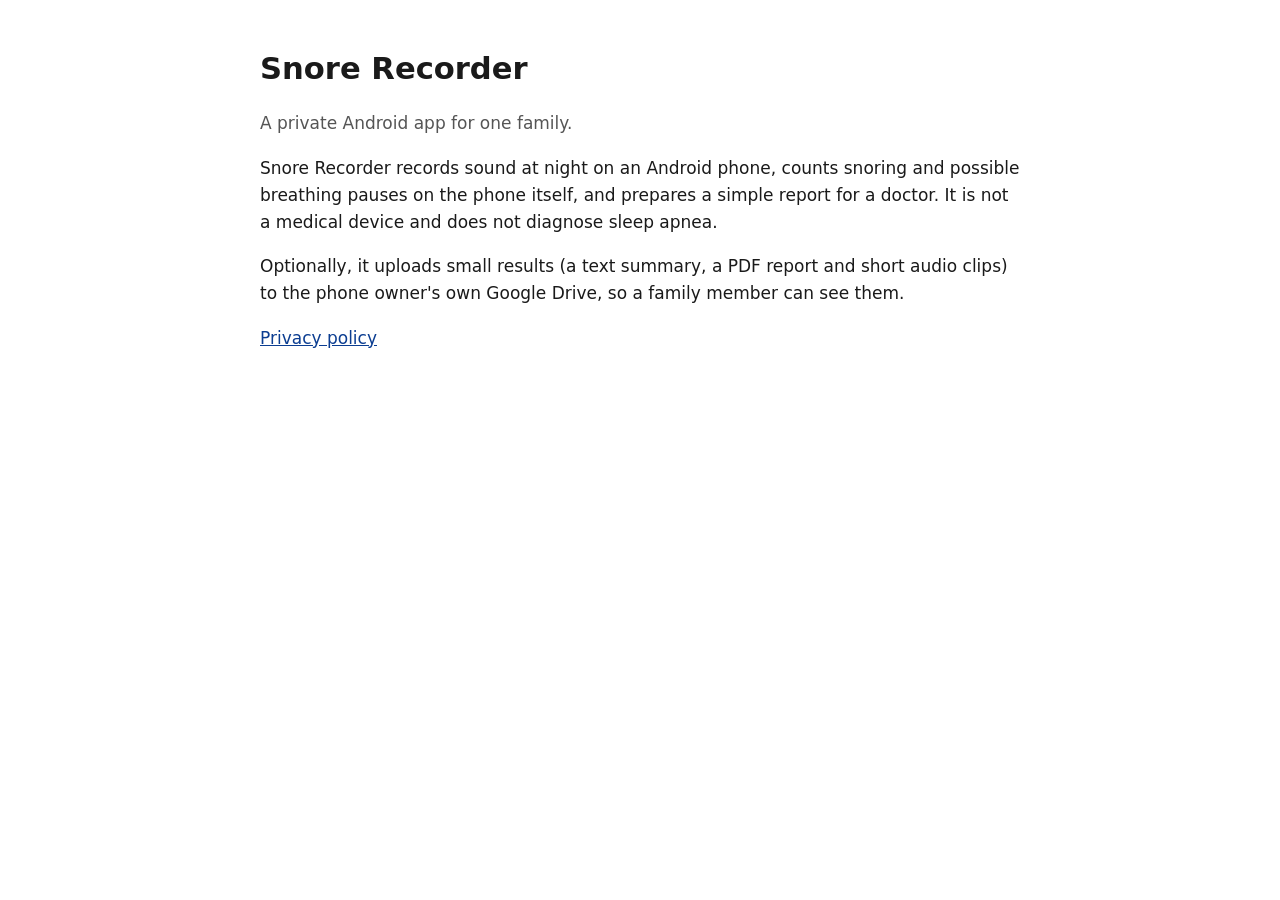
<file: index.html>
<!doctype html>
<html lang="en"><head><meta charset="utf-8"><meta name="viewport" content="width=device-width,initial-scale=1">
<title>Snore Recorder</title><link rel="stylesheet" href="style.css"></head>
<body>
<h1>Snore Recorder</h1>
<p class="muted">A private Android app for one family.</p>
<p>Snore Recorder records sound at night on an Android phone, counts snoring and possible breathing pauses on the phone itself, and prepares a simple report for a doctor. It is not a medical device and does not diagnose sleep apnea.</p>
<p>Optionally, it uploads small results (a text summary, a PDF report and short audio clips) to the phone owner's own Google Drive, so a family member can see them.</p>
<p><a href="privacy.html">Privacy policy</a></p>
</body></html>
</file>
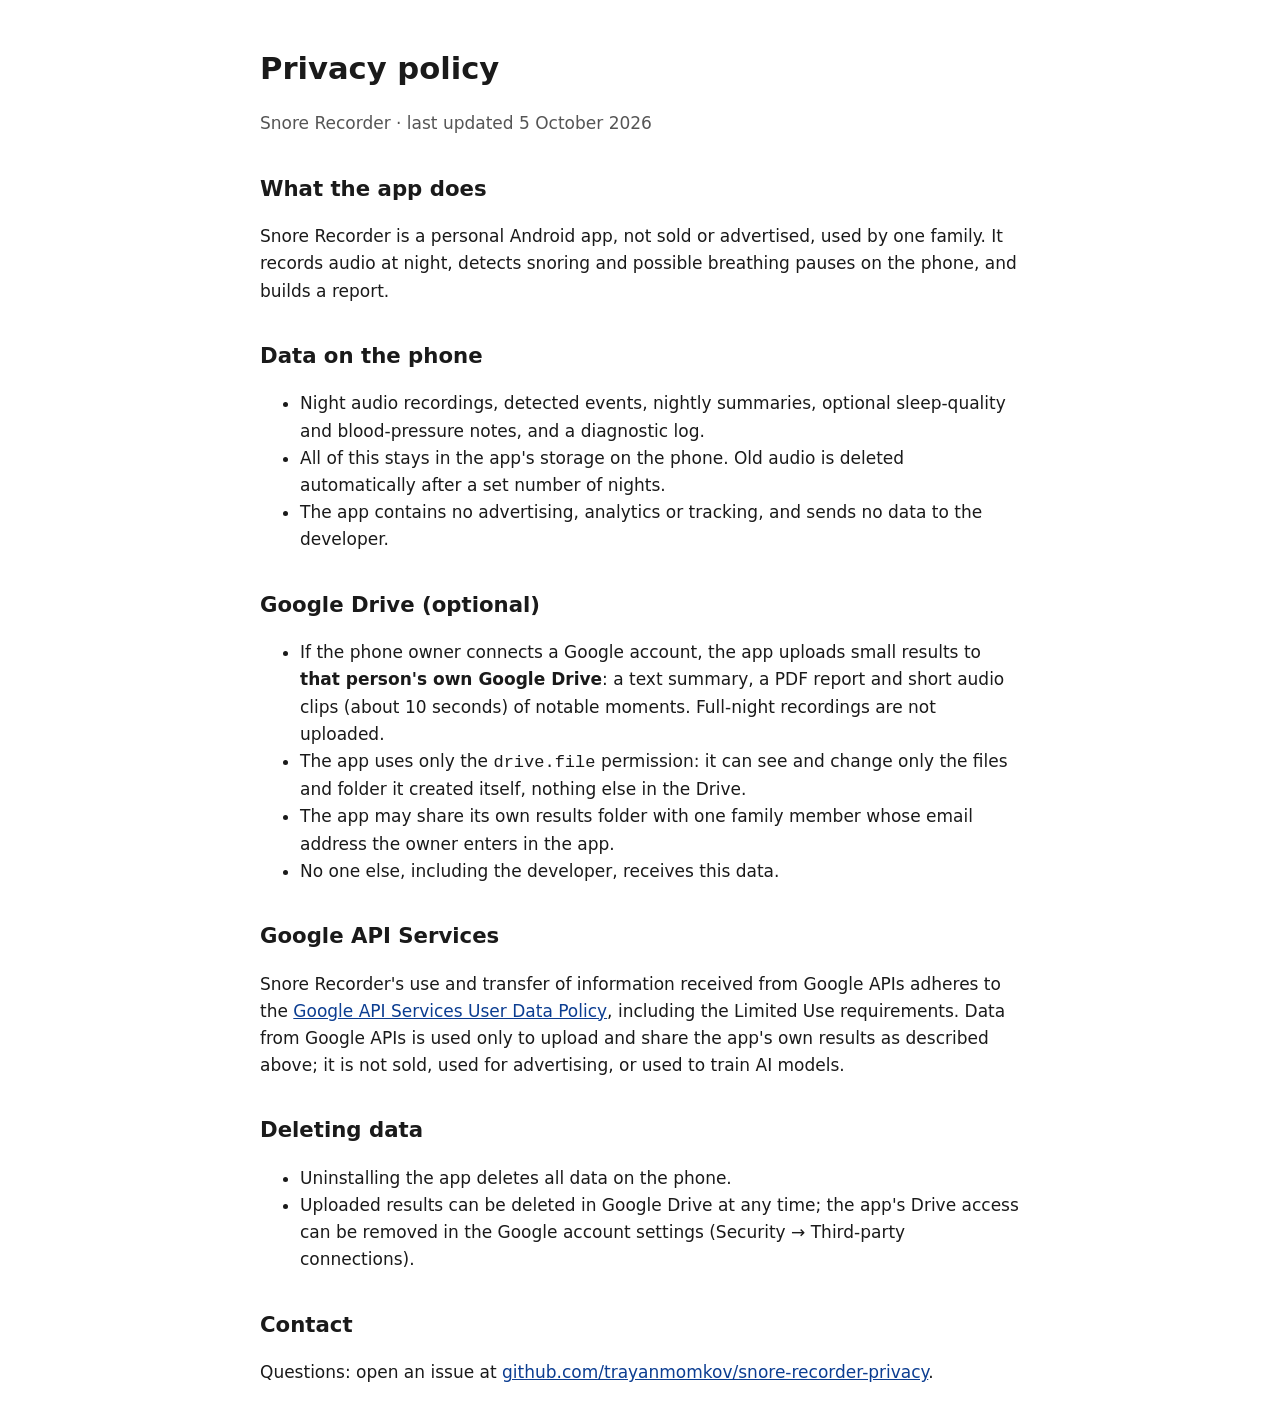
<file: privacy.html>
<!doctype html>
<html lang="en"><head><meta charset="utf-8"><meta name="viewport" content="width=device-width,initial-scale=1">
<title>Snore Recorder privacy</title><link rel="stylesheet" href="style.css"></head>
<body>
<h1>Privacy policy</h1>
<p class="muted">Snore Recorder · last updated 5 October 2026</p>

<h2>What the app does</h2>
<p>Snore Recorder is a personal Android app, not sold or advertised, used by one family. It records audio at night, detects snoring and possible breathing pauses on the phone, and builds a report.</p>

<h2>Data on the phone</h2>
<ul>
<li>Night audio recordings, detected events, nightly summaries, optional sleep-quality and blood-pressure notes, and a diagnostic log.</li>
<li>All of this stays in the app's storage on the phone. Old audio is deleted automatically after a set number of nights.</li>
<li>The app contains no advertising, analytics or tracking, and sends no data to the developer.</li>
</ul>

<h2>Google Drive (optional)</h2>
<ul>
<li>If the phone owner connects a Google account, the app uploads small results to <strong>that person's own Google Drive</strong>: a text summary, a PDF report and short audio clips (about 10 seconds) of notable moments. Full-night recordings are not uploaded.</li>
<li>The app uses only the <code>drive.file</code> permission: it can see and change only the files and folder it created itself, nothing else in the Drive.</li>
<li>The app may share its own results folder with one family member whose email address the owner enters in the app.</li>
<li>No one else, including the developer, receives this data.</li>
</ul>

<h2>Google API Services</h2>
<p>Snore Recorder's use and transfer of information received from Google APIs adheres to the <a href="https://developers.google.com/terms/api-services-user-data-policy">Google API Services User Data Policy</a>, including the Limited Use requirements. Data from Google APIs is used only to upload and share the app's own results as described above; it is not sold, used for advertising, or used to train AI models.</p>

<h2>Deleting data</h2>
<ul>
<li>Uninstalling the app deletes all data on the phone.</li>
<li>Uploaded results can be deleted in Google Drive at any time; the app's Drive access can be removed in the Google account settings (Security → Third-party connections).</li>
</ul>

<h2>Contact</h2>
<p>Questions: open an issue at <a href="https://github.com/trayanmomkov/snore-recorder-privacy/issues">github.com/trayanmomkov/snore-recorder-privacy</a>.</p>
</body></html>
</file>
<file: style.css>
:root{--bg:#fff;--fg:#1a1a1a;--muted:#555;--link:#0b3d91}
@media (prefers-color-scheme:dark){:root{--bg:#121212;--fg:#eaeaea;--muted:#aaa;--link:#8ab4f8}}
body{background:var(--bg);color:var(--fg);font:17px/1.6 system-ui,-apple-system,Segoe UI,Roboto,sans-serif;max-width:760px;margin:0 auto;padding:24px 16px}
h1{font-size:1.8em;margin-bottom:.2em}h2{font-size:1.25em;margin-top:1.6em}
a{color:var(--link)}.muted{color:var(--muted)}
</file>
